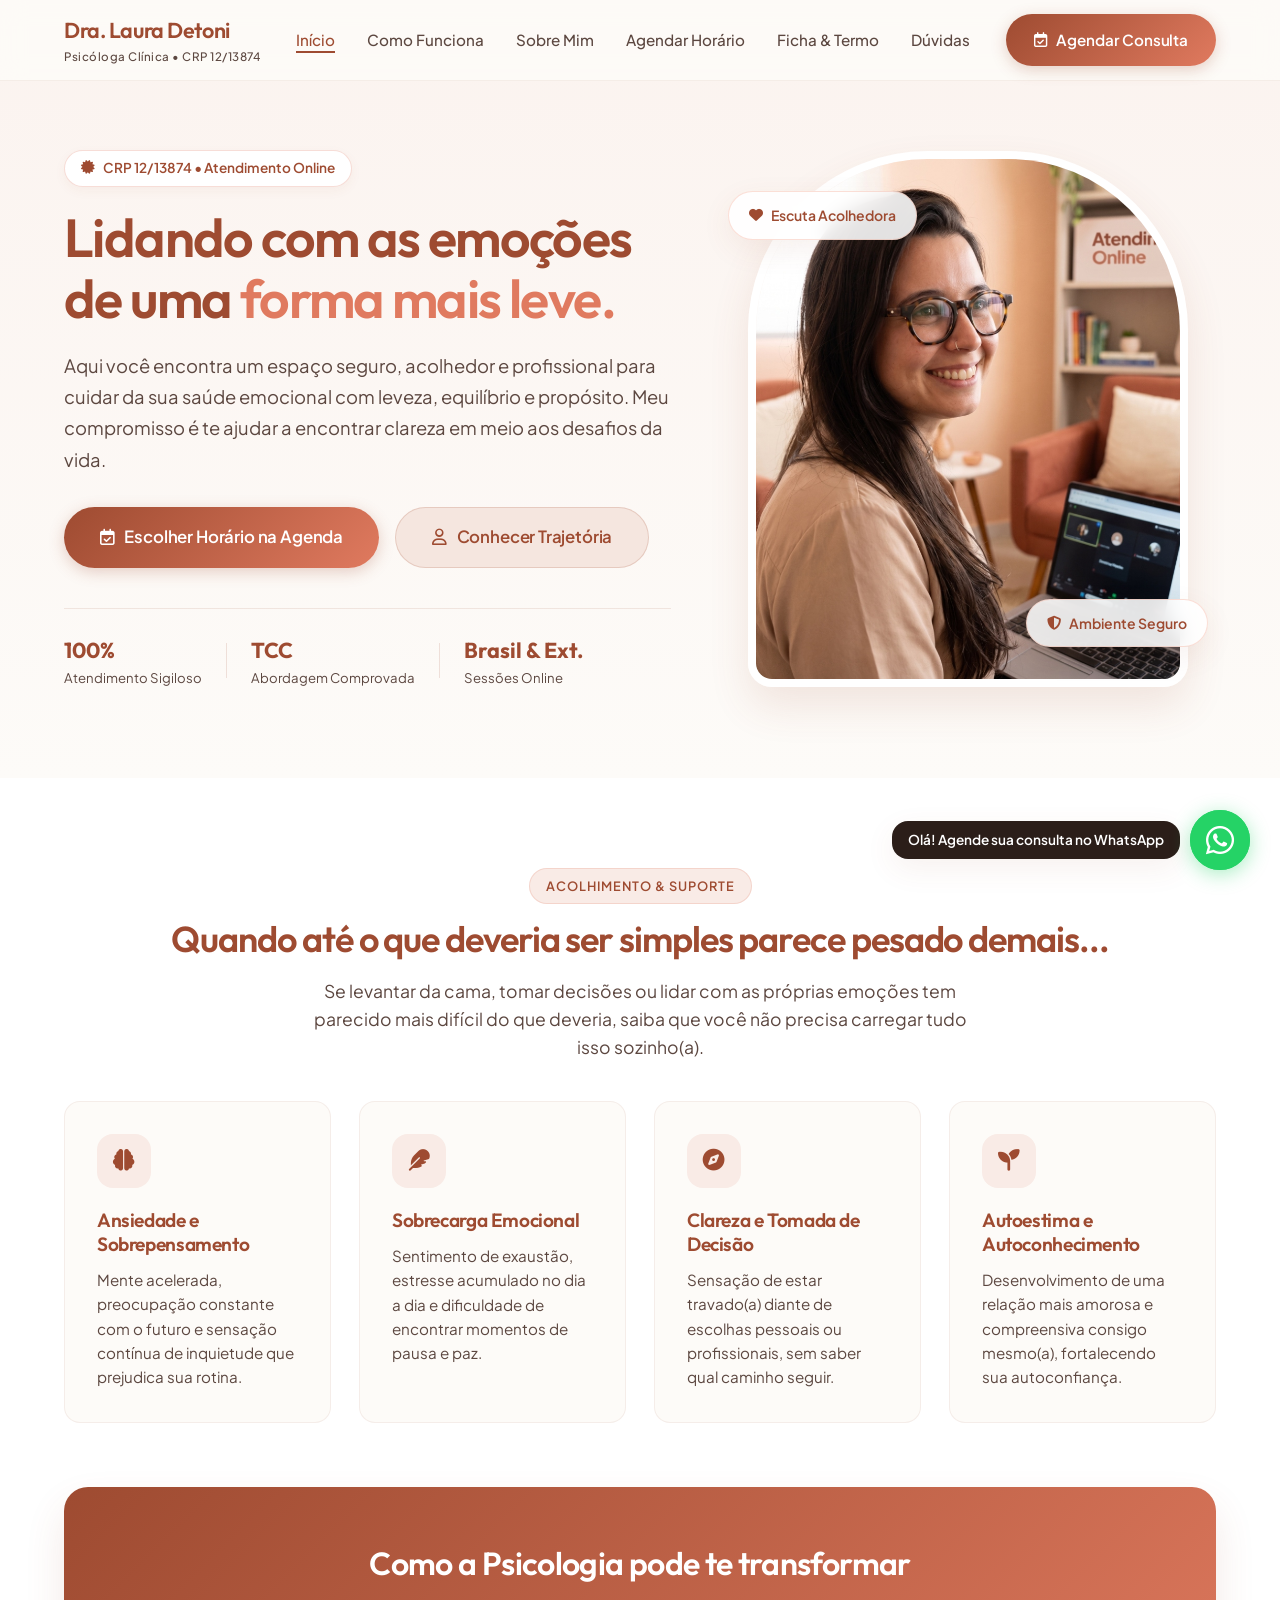
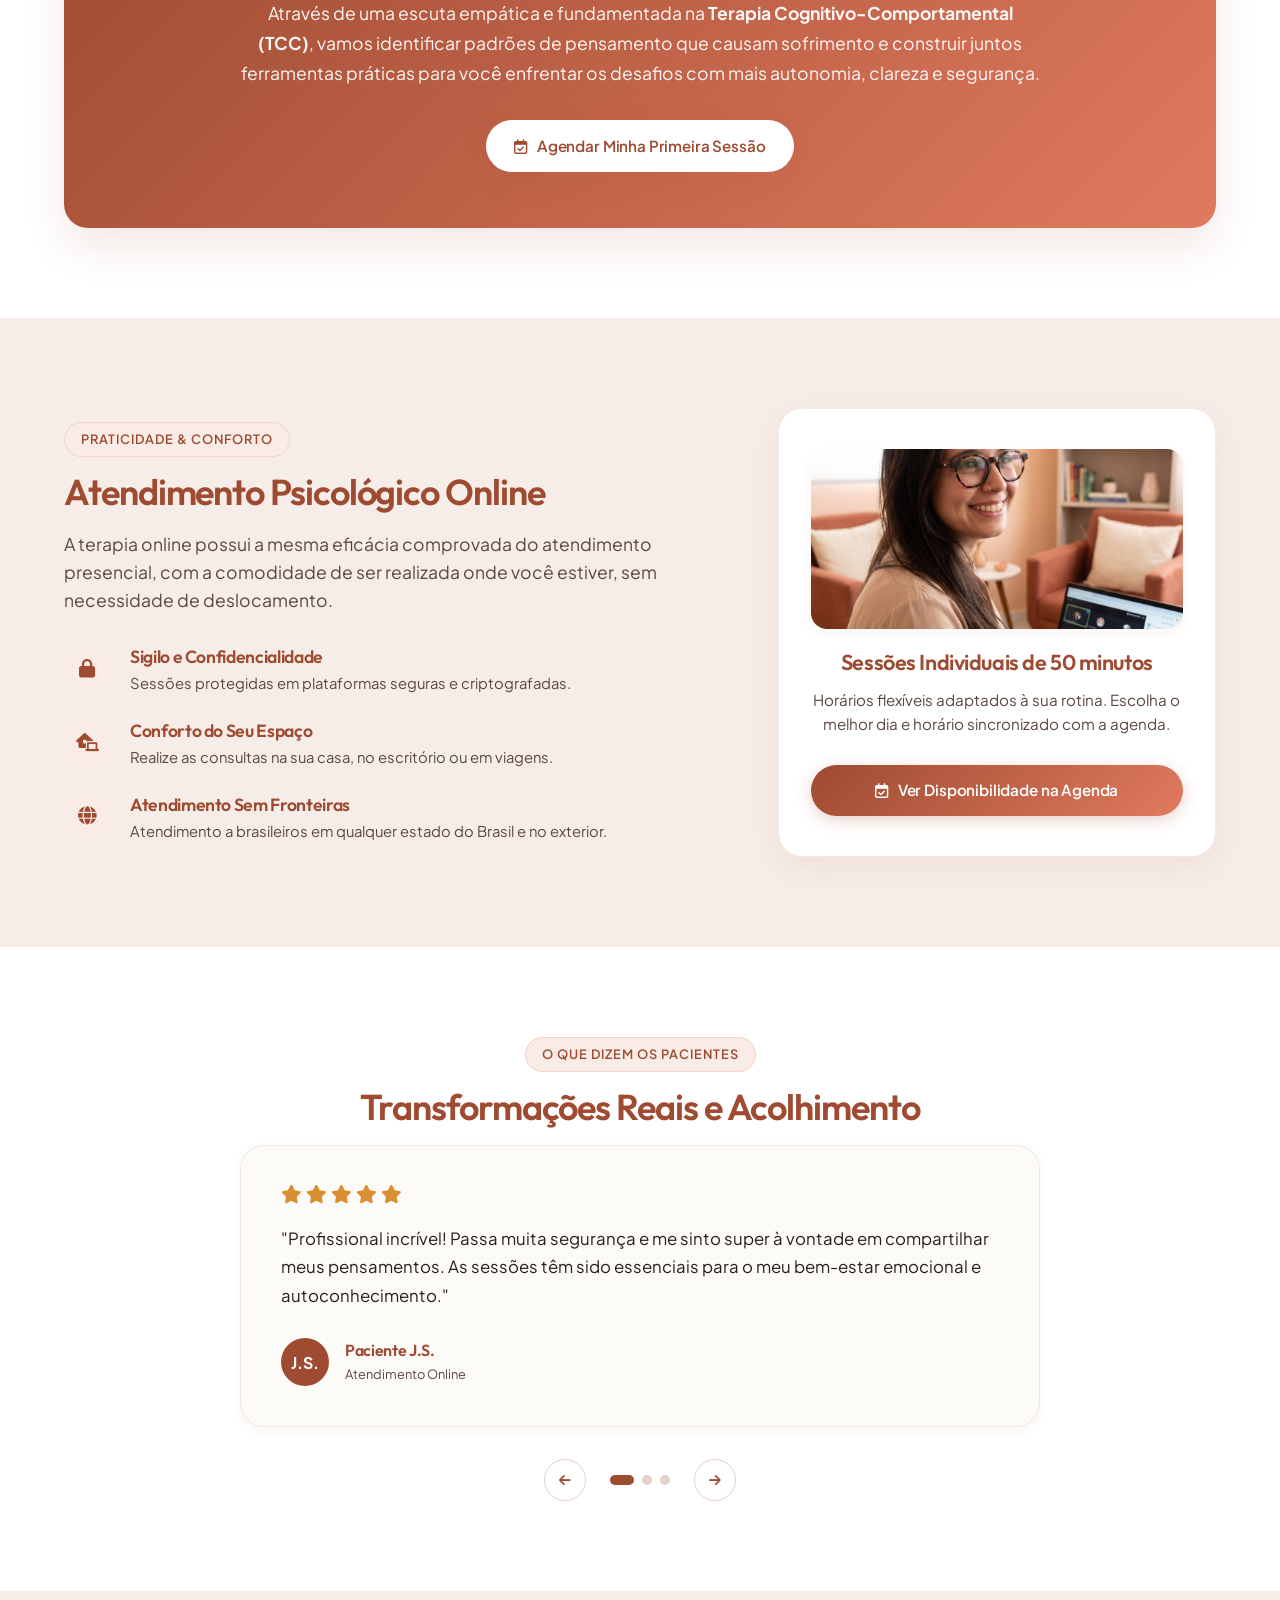
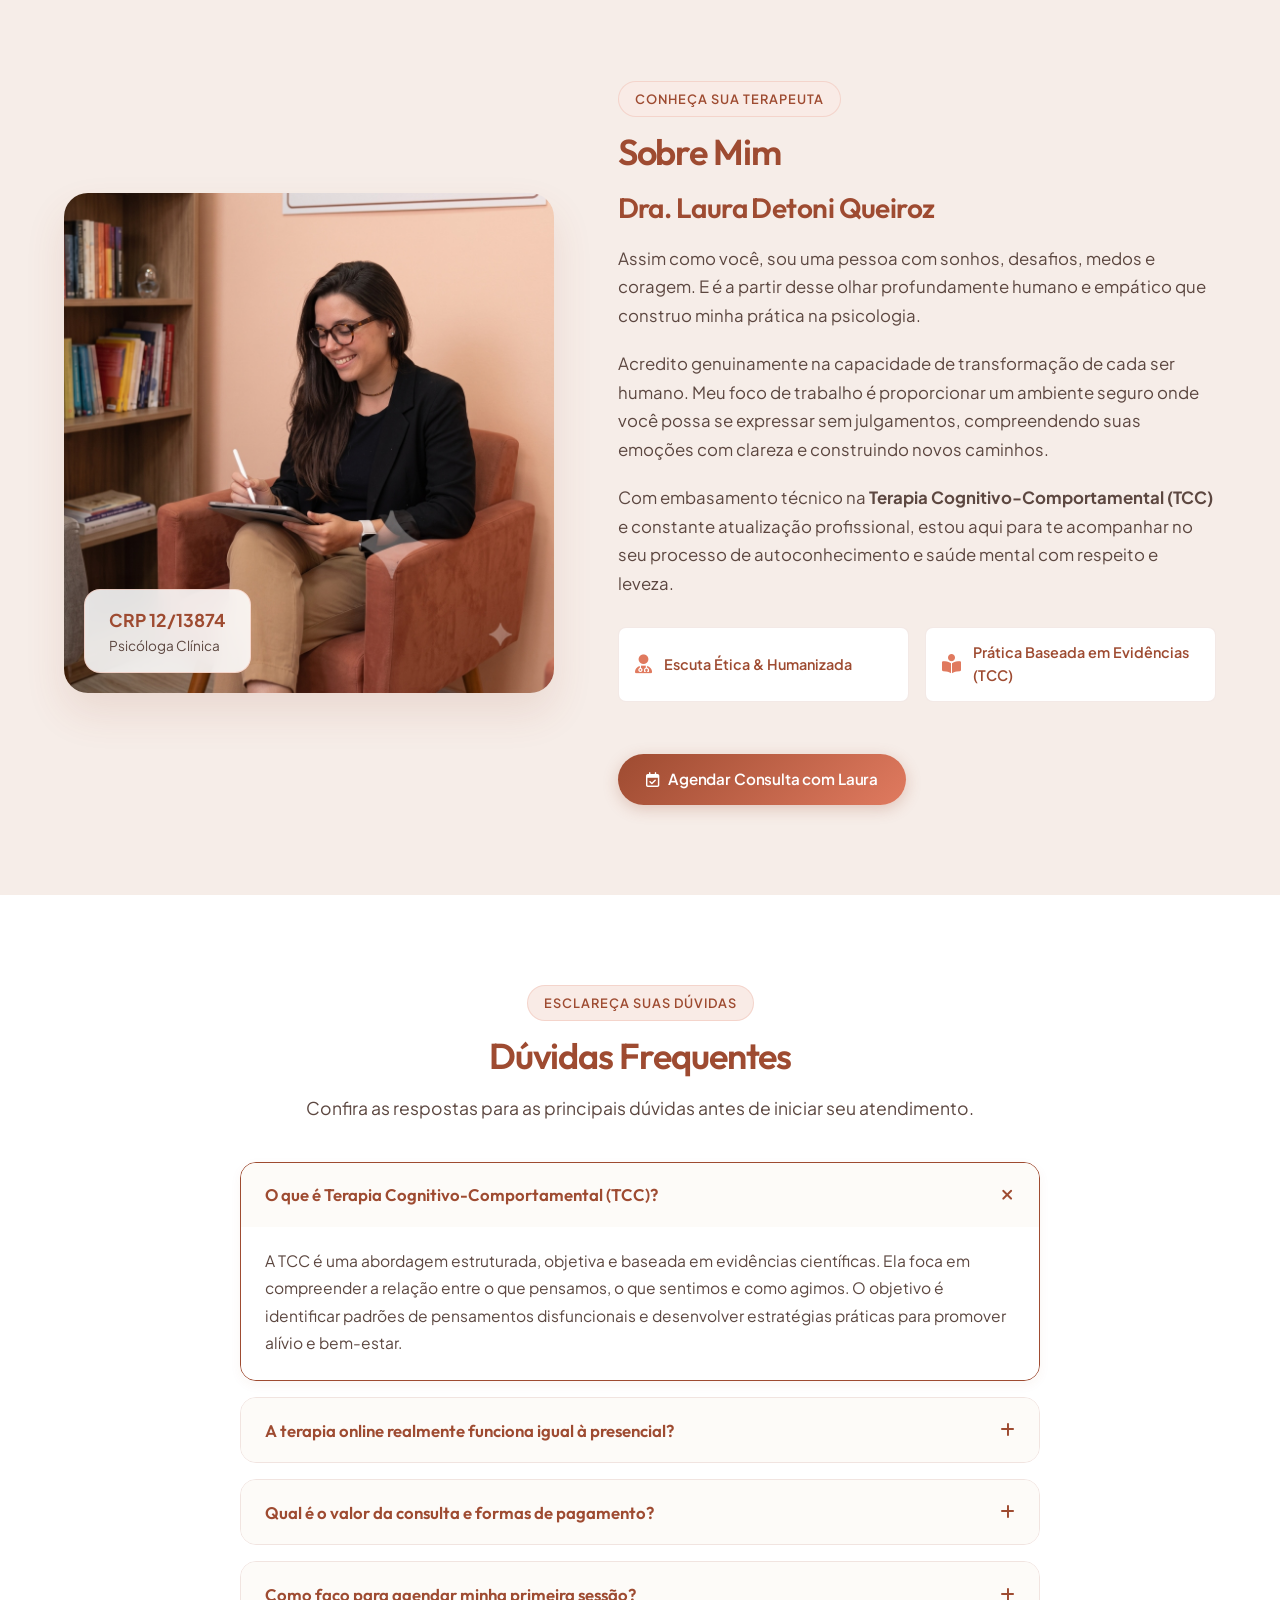
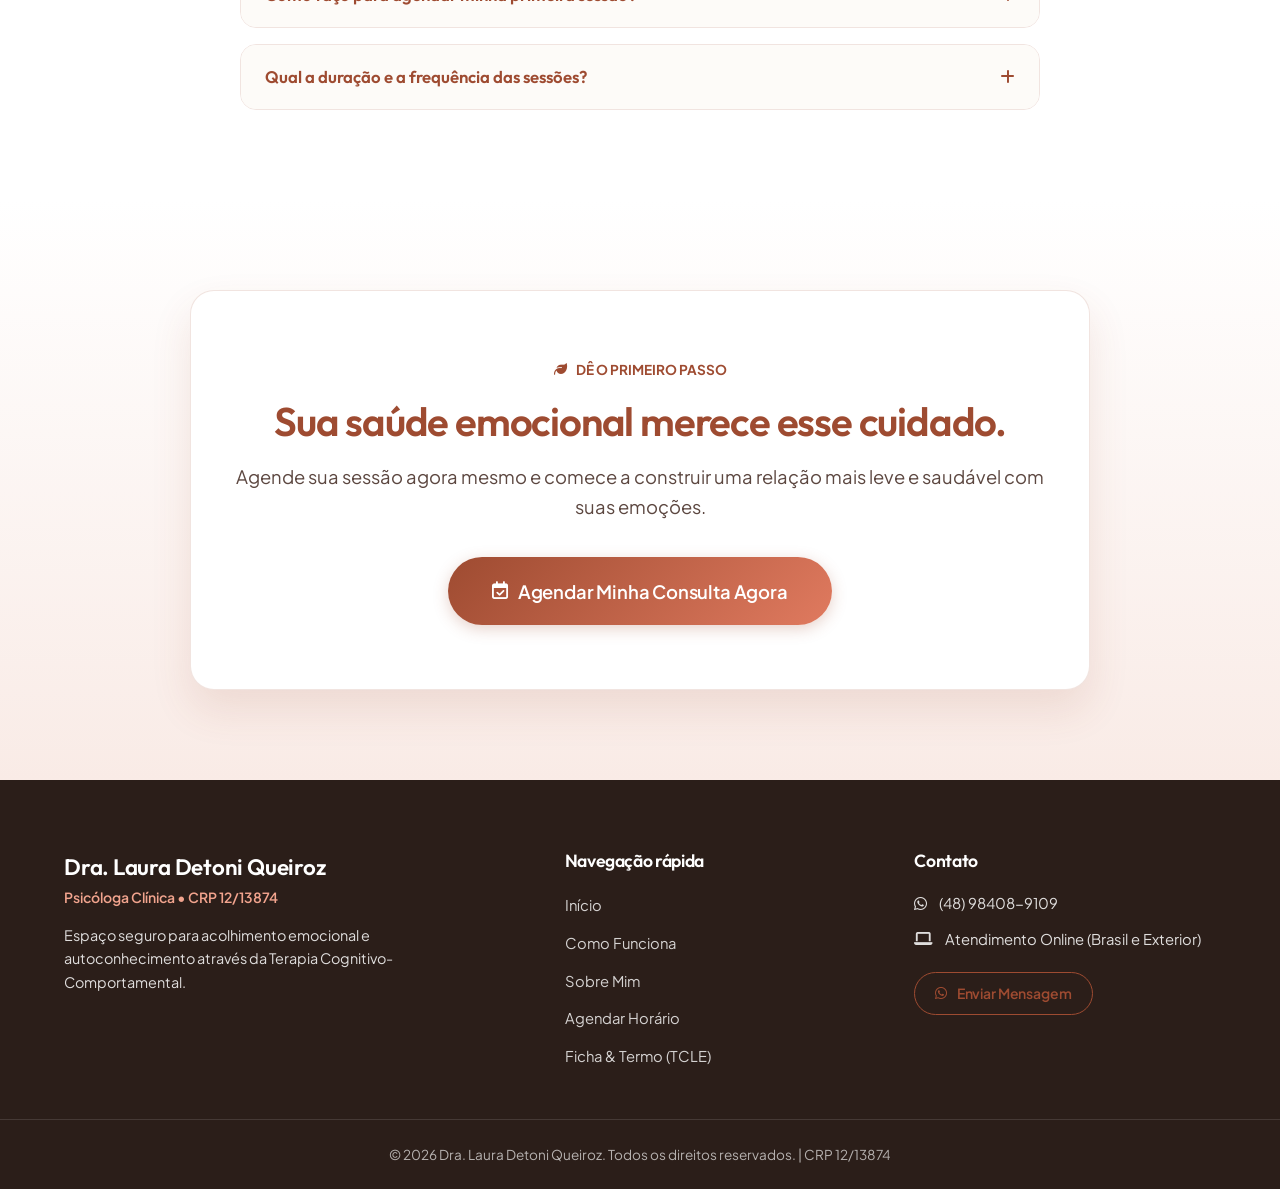
<file: index.html>
<!DOCTYPE html>
<html lang="pt-BR">
<head>
    <meta charset="UTF-8">
    <meta name="viewport" content="width=device-width, initial-scale=1.0">
    <title>Dra. Laura Detoni Queiroz | Psicóloga Clínica - CRP 12/13874</title>
    <meta name="description" content="Espaço acolhedor e seguro para cuidar da sua saúde emocional. Atendimento psicológico online para todo o Brasil e exterior. Especialista em Terapia Cognitivo-Comportamental.">
    <meta name="keywords" content="Psicóloga, Terapia Online, Laura Detoni Queiroz, CRP 12/13874, TCC, Psicologia Clínica, Ansiedade, Autoestima">
    
    <!-- Open Graph / Social Media -->
    <meta property="og:title" content="Dra. Laura Detoni Queiroz | Psicóloga Clínica">
    <meta property="og:description" content="Lidando com as emoções de uma forma mais leve. Agende sua consulta de psicologia online.">
    <meta property="og:type" content="website">
    <meta property="og:image" content="assets/images/laura-hero.jpg">

    <!-- Google Fonts Minimalistas -->
    <link rel="preconnect" href="https://fonts.googleapis.com">
    <link rel="preconnect" href="https://fonts.gstatic.com" crossorigin>
    <link href="https://fonts.googleapis.com/css2?family=Outfit:wght@300;400;500;600;700&family=Plus+Jakarta+Sans:wght@300;400;500;600;700&display=swap" rel="stylesheet">
    
    <!-- FontAwesome Icons -->
    <link rel="stylesheet" href="https://cdnjs.cloudflare.com/ajax/libs/font-awesome/6.4.0/css/all.min.css">
    
    <!-- Custom CSS -->
    <link rel="stylesheet" href="style.css">
</head>
<body>

    <!-- Header / Navbar -->
    <header class="header" id="header">
        <div class="container header-container">
            <a href="index.html" class="logo">
                <span class="logo-title">Dra. Laura Detoni</span>
                <span class="logo-subtitle">Psicóloga Clínica • CRP 12/13874</span>
            </a>

            <nav class="nav-menu" id="nav-menu">
                <ul class="nav-list">
                    <li><a href="index.html" class="nav-link active">Início</a></li>
                    <li><a href="index.html#como-funciona" class="nav-link">Como Funciona</a></li>
                    <li><a href="index.html#sobre-mim" class="nav-link">Sobre Mim</a></li>
                    <li><a href="agendamento.html" class="nav-link">Agendar Horário</a></li>
                    <li><a href="anamnese.html" class="nav-link">Ficha & Termo</a></li>
                    <li><a href="index.html#faq" class="nav-link">Dúvidas</a></li>
                </ul>
            </nav>

            <div class="header-actions">
                <a href="agendamento.html" class="btn btn-primary btn-nav">
                    <i class="fa-regular fa-calendar-check"></i> Agendar Consulta
                </a>
                <button class="mobile-toggle" id="mobile-toggle" aria-label="Abrir Menu">
                    <i class="fa-solid fa-bars"></i>
                </button>
            </div>
        </div>
    </header>

    <!-- Hero Section -->
    <section class="hero" id="inicio">
        <div class="container hero-container">
            <div class="hero-content">
                <div class="badge-crp">
                    <i class="fa-solid fa-certificate"></i> CRP 12/13874 • Atendimento Online
                </div>
                <h1 class="hero-title">
                    Lidando com as emoções de uma <span class="highlight">forma mais leve.</span>
                </h1>
                <p class="hero-description">
                    Aqui você encontra um espaço seguro, acolhedor e profissional para cuidar da sua saúde emocional com leveza, equilíbrio e propósito. Meu compromisso é te ajudar a encontrar clareza em meio aos desafios da vida.
                </p>
                <div class="hero-buttons">
                    <a href="agendamento.html" class="btn btn-primary btn-lg">
                        <i class="fa-regular fa-calendar-check"></i> Escolher Horário na Agenda
                    </a>
                    <a href="#sobre-mim" class="btn btn-secondary btn-lg">
                        <i class="fa-regular fa-user"></i> Conhecer Trajetória
                    </a>
                </div>
                
                <div class="hero-stats">
                    <div class="stat-item">
                        <span class="stat-number">100%</span>
                        <span class="stat-label">Atendimento Sigiloso</span>
                    </div>
                    <div class="stat-divider"></div>
                    <div class="stat-item">
                        <span class="stat-number">TCC</span>
                        <span class="stat-label">Abordagem Comprovada</span>
                    </div>
                    <div class="stat-divider"></div>
                    <div class="stat-item">
                        <span class="stat-number">Brasil & Ext.</span>
                        <span class="stat-label">Sessões Online</span>
                    </div>
                </div>
            </div>

            <div class="hero-image-wrapper">
                <div class="hero-image-card">
                    <div class="image-frame">
                        <img src="assets/images/laura-hero.jpg" alt="Dra. Laura Detoni Queiroz - Psicóloga Clínica" class="hero-img">
                    </div>
                    <div class="floating-badge badge-top">
                        <i class="fa-solid fa-heart"></i> Escuta Acolhedora
                    </div>
                    <div class="floating-badge badge-bottom">
                        <i class="fa-solid fa-shield-halved"></i> Ambiente Seguro
                    </div>
                </div>
            </div>
        </div>
    </section>

    <!-- Empathy & Connection Section -->
    <section class="empathy-section" id="como-funciona">
        <div class="container">
            <div class="section-header text-center">
                <span class="section-tag">Acolhimento & Suporte</span>
                <h2 class="section-title">Quando até o que deveria ser simples parece pesado demais...</h2>
                <p class="section-subtitle">
                    Se levantar da cama, tomar decisões ou lidar com as próprias emoções tem parecido mais difícil do que deveria, saiba que você não precisa carregar tudo isso sozinho(a).
                </p>
            </div>

            <div class="empathy-grid">
                <div class="empathy-card">
                    <div class="card-icon">
                        <i class="fa-solid fa-brain"></i>
                    </div>
                    <h3>Ansiedade e Sobrepensamento</h3>
                    <p>Mente acelerada, preocupação constante com o futuro e sensação contínua de inquietude que prejudica sua rotina.</p>
                </div>

                <div class="empathy-card">
                    <div class="card-icon">
                        <i class="fa-solid fa-feather"></i>
                    </div>
                    <h3>Sobrecarga Emocional</h3>
                    <p>Sentimento de exaustão, estresse acumulado no dia a dia e dificuldade de encontrar momentos de pausa e paz.</p>
                </div>

                <div class="empathy-card">
                    <div class="card-icon">
                        <i class="fa-solid fa-compass"></i>
                    </div>
                    <h3>Clareza e Tomada de Decisão</h3>
                    <p>Sensação de estar travado(a) diante de escolhas pessoais ou profissionais, sem saber qual caminho seguir.</p>
                </div>

                <div class="empathy-card">
                    <div class="card-icon">
                        <i class="fa-solid fa-seedling"></i>
                    </div>
                    <h3>Autoestima e Autoconhecimento</h3>
                    <p>Desenvolvimento de uma relação mais amorosa e compreensiva consigo mesmo(a), fortalecendo sua autoconfiança.</p>
                </div>
            </div>

            <div class="approach-banner">
                <div class="approach-content">
                    <h3>Como a Psicologia pode te transformar</h3>
                    <p>
                        Através de uma escuta empática e fundamentada na <strong>Terapia Cognitivo-Comportamental (TCC)</strong>, vamos identificar padrões de pensamento que causam sofrimento e construir juntos ferramentas práticas para você enfrentar os desafios com mais autonomia, clareza e segurança.
                    </p>
                    <a href="agendamento.html" class="btn btn-light">
                        <i class="fa-regular fa-calendar-check"></i> Agendar Minha Primeira Sessão
                    </a>
                </div>
            </div>
        </div>
    </section>

    <!-- Atendimento Online Section -->
    <section class="online-section">
        <div class="container">
            <div class="online-wrapper">
                <div class="online-info">
                    <span class="section-tag">Praticidade & Conforto</span>
                    <h2 class="section-title">Atendimento Psicológico Online</h2>
                    <p class="online-desc">
                        A terapia online possui a mesma eficácia comprovada do atendimento presencial, com a comodidade de ser realizada onde você estiver, sem necessidade de deslocamento.
                    </p>

                    <ul class="benefits-list">
                        <li>
                            <div class="benefit-icon"><i class="fa-solid fa-lock"></i></div>
                            <div>
                                <h4>Sigilo e Confidencialidade</h4>
                                <p>Sessões protegidas em plataformas seguras e criptografadas.</p>
                            </div>
                        </li>
                        <li>
                            <div class="benefit-icon"><i class="fa-solid fa-house-laptop"></i></div>
                            <div>
                                <h4>Conforto do Seu Espaço</h4>
                                <p>Realize as consultas na sua casa, no escritório ou em viagens.</p>
                            </div>
                        </li>
                        <li>
                            <div class="benefit-icon"><i class="fa-solid fa-globe"></i></div>
                            <div>
                                <h4>Atendimento Sem Fronteiras</h4>
                                <p>Atendimento a brasileiros em qualquer estado do Brasil e no exterior.</p>
                            </div>
                        </li>
                    </ul>
                </div>

                <div class="online-card">
                    <div class="card-inner text-center">
                        <div class="online-card-img-wrapper" style="margin-bottom: 1.25rem; border-radius: var(--radius-md); overflow: hidden; height: 180px; box-shadow: var(--shadow-sm);">
                            <img src="assets/images/laura-online.jpg" alt="Dra. Laura Detoni Queiroz em atendimento online" style="width: 100%; height: 100%; object-fit: cover; object-position: center center;">
                        </div>
                        <h3>Sessões Individuais de 50 minutos</h3>
                        <p>Horários flexíveis adaptados à sua rotina. Escolha o melhor dia e horário sincronizado com a agenda.</p>
                        <a href="agendamento.html" class="btn btn-primary w-100">
                            <i class="fa-regular fa-calendar-check"></i> Ver Disponibilidade na Agenda
                        </a>
                    </div>
                </div>
            </div>
        </div>
    </section>

    <!-- Depoimentos Section -->
    <section class="testimonials-section" id="depoimentos">
        <div class="container">
            <div class="section-header text-center">
                <span class="section-tag">O que dizem os pacientes</span>
                <h2 class="section-title">Transformações Reais e Acolhimento</h2>
            </div>

            <div class="testimonial-slider-container">
                <div class="testimonial-cards" id="testimonial-cards">
                    <div class="testimonial-card active">
                        <div class="stars">
                            <i class="fa-solid fa-star"></i><i class="fa-solid fa-star"></i><i class="fa-solid fa-star"></i><i class="fa-solid fa-star"></i><i class="fa-solid fa-star"></i>
                        </div>
                        <p class="testimonial-quote">
                            "Profissional incrível! Passa muita segurança e me sinto super à vontade em compartilhar meus pensamentos. As sessões têm sido essenciais para o meu bem-estar emocional e autoconhecimento."
                        </p>
                        <div class="patient-info">
                            <div class="patient-avatar">J.S.</div>
                            <div>
                                <h4 class="patient-name">Paciente J.S.</h4>
                                <span class="patient-tag">Atendimento Online</span>
                            </div>
                        </div>
                    </div>

                    <div class="testimonial-card">
                        <div class="stars">
                            <i class="fa-solid fa-star"></i><i class="fa-solid fa-star"></i><i class="fa-solid fa-star"></i><i class="fa-solid fa-star"></i><i class="fa-solid fa-star"></i>
                        </div>
                        <p class="testimonial-quote">
                            "Extremamente profissional, didática e acolhedora. Uma conversa tranquila que me fez sentir ouvido(a) e respeitado(a) desde a primeira sessão. Só tenho a agradecer pela evolução!"
                        </p>
                        <div class="patient-info">
                            <div class="patient-avatar">L.M.</div>
                            <div>
                                <h4 class="patient-name">Paciente L.M.R.</h4>
                                <span class="patient-tag">Atendimento Online</span>
                            </div>
                        </div>
                    </div>

                    <div class="testimonial-card">
                        <div class="stars">
                            <i class="fa-solid fa-star"></i><i class="fa-solid fa-star"></i><i class="fa-solid fa-star"></i><i class="fa-solid fa-star"></i><i class="fa-solid fa-star"></i>
                        </div>
                        <p class="testimonial-quote">
                            "Sou muito grata pelo acompanhamento com a Laura! Ela transmite leveza e empatia. Em cada sessão percebo mudanças reais nas minhas decisões diárias e no modo como lido com a ansiedade."
                        </p>
                        <div class="patient-info">
                            <div class="patient-avatar">T.L.</div>
                            <div>
                                <h4 class="patient-name">Paciente T.S.L.</h4>
                                <span class="patient-tag">Atendimento Online</span>
                            </div>
                        </div>
                    </div>
                </div>

                <div class="slider-controls">
                    <button class="slider-btn prev" id="slider-prev" aria-label="Depoimento Anterior"><i class="fa-solid fa-arrow-left"></i></button>
                    <div class="slider-dots" id="slider-dots">
                        <span class="dot active"></span>
                        <span class="dot"></span>
                        <span class="dot"></span>
                    </div>
                    <button class="slider-btn next" id="slider-next" aria-label="Próximo Depoimento"><i class="fa-solid fa-arrow-right"></i></button>
                </div>
            </div>
        </div>
    </section>

    <!-- Sobre Mim Section -->
    <section class="about-section" id="sobre-mim">
        <div class="container about-container">
            <div class="about-image-wrapper">
                <div class="about-img-card">
                    <img src="assets/images/laura-sobre.jpg" alt="Dra. Laura Detoni Queiroz no consultório" class="about-img">
                    <div class="about-experience-badge">
                        <span class="exp-crp">CRP 12/13874</span>
                        <span class="exp-text">Psicóloga Clínica</span>
                    </div>
                </div>
            </div>

            <div class="about-content">
                <span class="section-tag">Conheça Sua Terapeuta</span>
                <h2 class="section-title">Sobre Mim</h2>
                <h3 class="about-subtitle">Dra. Laura Detoni Queiroz</h3>

                <p class="about-text">
                    Assim como você, sou uma pessoa com sonhos, desafios, medos e coragem. E é a partir desse olhar profundamente humano e empático que construo minha prática na psicologia.
                </p>
                <p class="about-text">
                    Acredito genuinamente na capacidade de transformação de cada ser humano. Meu foco de trabalho é proporcionar um ambiente seguro onde você possa se expressar sem julgamentos, compreendendo suas emoções com clareza e construindo novos caminhos.
                </p>
                <p class="about-text">
                    Com embasamento técnico na <strong>Terapia Cognitivo-Comportamental (TCC)</strong> e constante atualização profissional, estou aqui para te acompanhar no seu processo de autoconhecimento e saúde mental com respeito e leveza.
                </p>

                <div class="about-highlights">
                    <div class="highlight-box">
                        <i class="fa-solid fa-user-doctor"></i>
                        <span>Escuta Ética & Humanizada</span>
                    </div>
                    <div class="highlight-box">
                        <i class="fa-solid fa-book-open-reader"></i>
                        <span>Prática Baseada em Evidências (TCC)</span>
                    </div>
                </div>

                <a href="agendamento.html" class="btn btn-primary mt-4">
                    <i class="fa-regular fa-calendar-check"></i> Agendar Consulta com Laura
                </a>
            </div>
        </div>
    </section>

    <!-- FAQ Section -->
    <section class="faq-section" id="faq">
        <div class="container">
            <div class="section-header text-center">
                <span class="section-tag">Esclareça suas dúvidas</span>
                <h2 class="section-title">Dúvidas Frequentes</h2>
                <p class="section-subtitle">Confira as respostas para as principais dúvidas antes de iniciar seu atendimento.</p>
            </div>

            <div class="faq-accordion">
                <div class="faq-item active">
                    <button class="faq-question">
                        <span>O que é Terapia Cognitivo-Comportamental (TCC)?</span>
                        <i class="fa-solid fa-plus faq-icon"></i>
                    </button>
                    <div class="faq-answer">
                        <p>A TCC é uma abordagem estruturada, objetiva e baseada em evidências científicas. Ela foca em compreender a relação entre o que pensamos, o que sentimos e como agimos. O objetivo é identificar padrões de pensamentos disfuncionais e desenvolver estratégias práticas para promover alívio e bem-estar.</p>
                    </div>
                </div>

                <div class="faq-item">
                    <button class="faq-question">
                        <span>A terapia online realmente funciona igual à presencial?</span>
                        <i class="fa-solid fa-plus faq-icon"></i>
                    </button>
                    <div class="faq-answer">
                        <p>Sim! Diversos estudos comprovam que a terapia online possui exatamente a mesma eficácia do atendimento presencial. Além disso, ela proporciona maior praticidade, economia de tempo com transporte e o conforto de realizar a sessão onde você se sentir mais acolhido(a).</p>
                    </div>
                </div>

                <div class="faq-item">
                    <button class="faq-question">
                        <span>Qual é o valor da consulta e formas de pagamento?</span>
                        <i class="fa-solid fa-plus faq-icon"></i>
                    </button>
                    <div class="faq-answer">
                        <p>Conforme o Código de Ética do Conselho Federal de Psicologia (CFP), não é permitida a divulgação pública de valores de honorários. Para receber todas as informações sobre valores, pacotes e formas de pagamento, acesse a página de agendamento ou entre em contato pelo WhatsApp.</p>
                        <a href="https://api.whatsapp.com/send/?phone=5548984089109&text=Ol%C3%A1%20Laura!%20Gostaria%20de%20saber%20os%20valores%20das%20consultas." target="_blank" class="btn btn-secondary btn-sm mt-3">
                            <i class="fa-brands fa-whatsapp"></i> Consultar Valores no WhatsApp
                        </a>
                    </div>
                </div>

                <div class="faq-item">
                    <button class="faq-question">
                        <span>Como faço para agendar minha primeira sessão?</span>
                        <i class="fa-solid fa-plus faq-icon"></i>
                    </button>
                    <div class="faq-answer">
                        <p>O agendamento é simples e rápido. Você pode consultar os horários na <a href="agendamento.html" style="color: var(--primary-color); font-weight: 600; text-decoration: underline;">página de agendamento online</a> ou preencher a <a href="anamnese.html" style="color: var(--primary-color); font-weight: 600; text-decoration: underline;">ficha de cadastro inicial (TCLE)</a>.</p>
                    </div>
                </div>

                <div class="faq-item">
                    <button class="faq-question">
                        <span>Qual a duração e a frequência das sessões?</span>
                        <i class="fa-solid fa-plus faq-icon"></i>
                    </button>
                    <div class="faq-answer">
                        <p>Cada sessão de terapia tem duração de aproximadamente 50 minutos. Recomenda-se a frequência semanal no início do processo, podendo ser espaçada conforme sua evolução e necessidade acordada em conjunto.</p>
                    </div>
                </div>
            </div>
        </div>
    </section>

    <!-- Call to Action Banner -->
    <section class="cta-banner">
        <div class="container text-center">
            <div class="cta-card">
                <span class="cta-tag"><i class="fa-solid fa-leaf"></i> Dê o primeiro passo</span>
                <h2>Sua saúde emocional merece esse cuidado.</h2>
                <p>Agende sua sessão agora mesmo e comece a construir uma relação mais leve e saudável com suas emoções.</p>
                <a href="agendamento.html" class="btn btn-primary btn-xl">
                    <i class="fa-regular fa-calendar-check"></i> Agendar Minha Consulta Agora
                </a>
            </div>
        </div>
    </section>

    <!-- Footer -->
    <footer class="footer">
        <div class="container footer-container">
            <div class="footer-brand">
                <a href="index.html" class="footer-logo">Dra. Laura Detoni Queiroz</a>
                <p class="footer-crp">Psicóloga Clínica • CRP 12/13874</p>
                <p class="footer-desc">Espaço seguro para acolhimento emocional e autoconhecimento através da Terapia Cognitivo-Comportamental.</p>
            </div>

            <div class="footer-links">
                <h4>Navegação rápida</h4>
                <ul>
                    <li><a href="index.html">Início</a></li>
                    <li><a href="index.html#como-funciona">Como Funciona</a></li>
                    <li><a href="index.html#sobre-mim">Sobre Mim</a></li>
                    <li><a href="agendamento.html">Agendar Horário</a></li>
                    <li><a href="anamnese.html">Ficha & Termo (TCLE)</a></li>
                </ul>
            </div>

            <div class="footer-contact">
                <h4>Contato</h4>
                <p><i class="fa-brands fa-whatsapp"></i> (48) 98408-9109</p>
                <p><i class="fa-solid fa-laptop"></i> Atendimento Online (Brasil e Exterior)</p>
                <a href="https://api.whatsapp.com/send/?phone=5548984089109&text=Ol%C3%A1%20Laura!%20Vim%20pelo%20site." target="_blank" class="btn btn-outline btn-sm mt-2">
                    <i class="fa-brands fa-whatsapp"></i> Enviar Mensagem
                </a>
            </div>
        </div>

        <div class="footer-bottom text-center">
            <div class="container">
                <p>© 2026 Dra. Laura Detoni Queiroz. Todos os direitos reservados. | CRP 12/13874</p>
            </div>
        </div>
    </footer>

    <!-- Floating WhatsApp Widget -->
    <div class="whatsapp-float">
        <div class="whatsapp-tooltip">
            <span>Olá! Agende sua consulta no WhatsApp</span>
        </div>
        <a href="https://api.whatsapp.com/send/?phone=5548984089109&text=Ol%C3%A1%20Laura!%20Vim%20pelo%20seu%20site%20e%20gostaria%20de%20agendar%20uma%20sess%C3%A3o." target="_blank" class="whatsapp-btn" aria-label="Conversar no WhatsApp">
            <i class="fa-brands fa-whatsapp"></i>
            <span class="pulse-ring"></span>
        </a>
    </div>

    <!-- Custom JS -->
    <script src="script.js"></script>
</body>
</html>
</file>
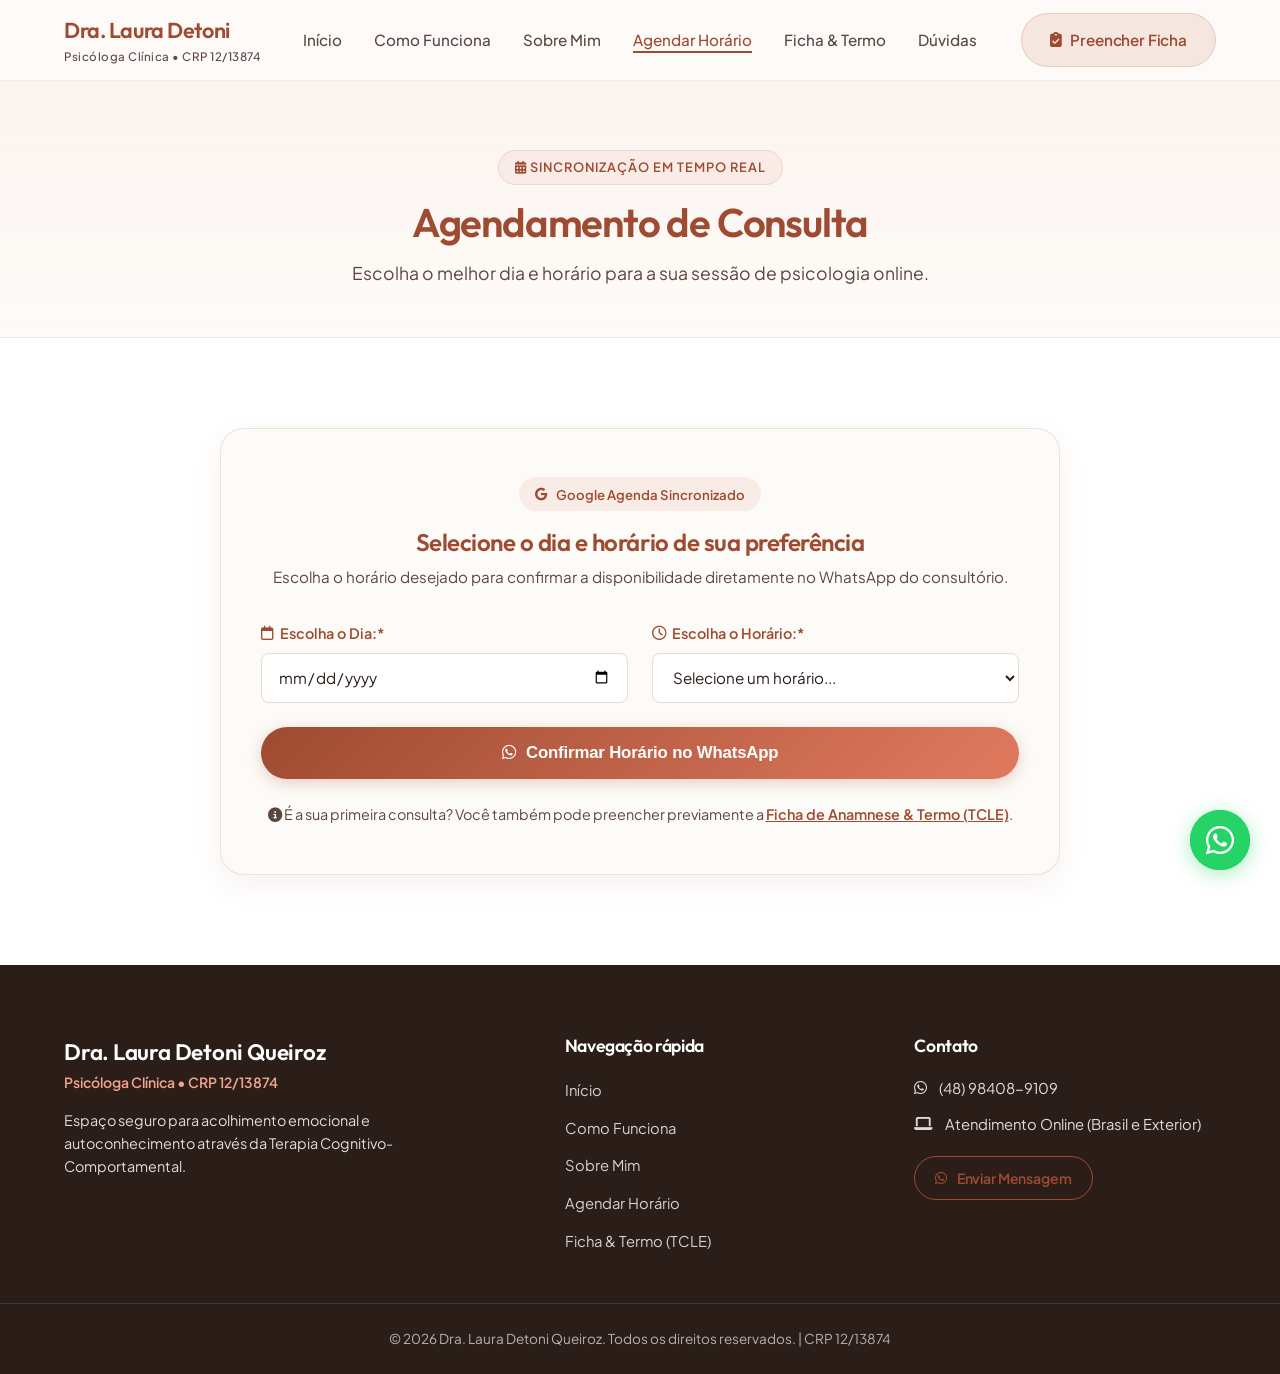
<file: agendamento.html>
<!DOCTYPE html>
<html lang="pt-BR">
<head>
    <meta charset="UTF-8">
    <meta name="viewport" content="width=device-width, initial-scale=1.0">
    <title>Agendar Horário | Dra. Laura Detoni Queiroz - CRP 12/13874</title>
    <meta name="description" content="Consulte a disponibilidade em tempo real e agende sua sessão de psicologia online com a Dra. Laura Detoni Queiroz.">
    
    <!-- Google Fonts Minimalistas -->
    <link rel="preconnect" href="https://fonts.googleapis.com">
    <link rel="preconnect" href="https://fonts.gstatic.com" crossorigin>
    <link href="https://fonts.googleapis.com/css2?family=Outfit:wght@300;400;500;600;700&family=Plus+Jakarta+Sans:wght@300;400;500;600;700&display=swap" rel="stylesheet">
    
    <!-- FontAwesome Icons -->
    <link rel="stylesheet" href="https://cdnjs.cloudflare.com/ajax/libs/font-awesome/6.4.0/css/all.min.css">
    
    <!-- Custom CSS -->
    <link rel="stylesheet" href="style.css">
</head>
<body>

    <!-- Header / Navbar -->
    <header class="header" id="header">
        <div class="container header-container">
            <a href="index.html" class="logo">
                <span class="logo-title">Dra. Laura Detoni</span>
                <span class="logo-subtitle">Psicóloga Clínica • CRP 12/13874</span>
            </a>

            <nav class="nav-menu" id="nav-menu">
                <ul class="nav-list">
                    <li><a href="index.html" class="nav-link">Início</a></li>
                    <li><a href="index.html#como-funciona" class="nav-link">Como Funciona</a></li>
                    <li><a href="index.html#sobre-mim" class="nav-link">Sobre Mim</a></li>
                    <li><a href="agendamento.html" class="nav-link active">Agendar Horário</a></li>
                    <li><a href="anamnese.html" class="nav-link">Ficha & Termo</a></li>
                    <li><a href="index.html#faq" class="nav-link">Dúvidas</a></li>
                </ul>
            </nav>

            <div class="header-actions">
                <a href="anamnese.html" class="btn btn-secondary btn-nav">
                    <i class="fa-solid fa-clipboard-check"></i> Preencher Ficha
                </a>
                <button class="mobile-toggle" id="mobile-toggle" aria-label="Abrir Menu">
                    <i class="fa-solid fa-bars"></i>
                </button>
            </div>
        </div>
    </header>

    <!-- Header Banner da Página -->
    <section class="page-banner">
        <div class="container text-center">
            <span class="section-tag"><i class="fa-solid fa-calendar-days"></i> Sincronização em Tempo Real</span>
            <h1 class="section-title">Agendamento de Consulta</h1>
            <p class="section-subtitle">Escolha o melhor dia e horário para a sua sessão de psicologia online.</p>
        </div>
    </section>

    <!-- Seção de Agendamento Integrado (Google Agenda) -->
    <section class="booking-section">
        <div class="container">
            <div class="booking-wrapper">
                <div class="booking-card">
                    <div class="booking-header">
                        <div class="booking-badge"><i class="fa-brands fa-google"></i> Google Agenda Sincronizado</div>
                        <h3>Selecione o dia e horário de sua preferência</h3>
                        <p>Escolha o horário desejado para confirmar a disponibilidade diretamente no WhatsApp do consultório.</p>
                    </div>

                    <!-- Widget de Agendamento Interativo -->
                    <div class="booking-widget-container">
                        <div class="quick-schedule-box">
                            <form id="quick-booking-form" onsubmit="handleQuickBooking(event)">
                                <div class="form-grid">
                                    <div class="form-group">
                                        <label for="booking-date"><i class="fa-regular fa-calendar"></i> Escolha o Dia:*</label>
                                        <input type="date" id="booking-date" class="form-control" required min="2026-07-28">
                                    </div>

                                    <div class="form-group">
                                        <label for="booking-time"><i class="fa-regular fa-clock"></i> Escolha o Horário:*</label>
                                        <select id="booking-time" class="form-control" required>
                                            <option value="">Selecione um horário...</option>
                                            <option value="08:00">08:00</option>
                                            <option value="09:00">09:00</option>
                                            <option value="10:00">10:00</option>
                                            <option value="11:00">11:00</option>
                                            <option value="14:00">14:00</option>
                                            <option value="15:00">15:00</option>
                                            <option value="16:00">16:00</option>
                                            <option value="17:00">17:00</option>
                                            <option value="18:00">18:00</option>
                                            <option value="19:00">19:00</option>
                                        </select>
                                    </div>
                                </div>

                                <button type="submit" class="btn btn-primary btn-lg w-100 mt-4">
                                    <i class="fa-brands fa-whatsapp"></i> Confirmar Horário no WhatsApp
                                </button>
                            </form>
                        </div>

                        <!-- Iframe Embed Placeholder para o Google Agenda / Calendly / Cal.com -->
                        <div class="google-calendar-embed-container" id="calendar-embed-container" style="display: none; margin-top: 2rem;">
                            <iframe id="google-calendar-iframe" src="" style="border: 0; width: 100%; height: 600px; border-radius: var(--radius-md);" frameborder="0" scrolling="no"></iframe>
                        </div>
                    </div>

                    <div class="booking-footer-info mt-4 text-center">
                        <p style="font-size: 0.9rem; color: var(--text-secondary);">
                            <i class="fa-solid fa-circle-info"></i> É a sua primeira consulta? Você também pode preencher previamente a <a href="anamnese.html" style="color: var(--primary-color); font-weight: 600; text-decoration: underline;">Ficha de Anamnese & Termo (TCLE)</a>.
                        </p>
                    </div>
                </div>
            </div>
        </div>
    </section>

    <!-- Footer -->
    <footer class="footer">
        <div class="container footer-container">
            <div class="footer-brand">
                <a href="index.html" class="footer-logo">Dra. Laura Detoni Queiroz</a>
                <p class="footer-crp">Psicóloga Clínica • CRP 12/13874</p>
                <p class="footer-desc">Espaço seguro para acolhimento emocional e autoconhecimento através da Terapia Cognitivo-Comportamental.</p>
            </div>

            <div class="footer-links">
                <h4>Navegação rápida</h4>
                <ul>
                    <li><a href="index.html">Início</a></li>
                    <li><a href="index.html#como-funciona">Como Funciona</a></li>
                    <li><a href="index.html#sobre-mim">Sobre Mim</a></li>
                    <li><a href="agendamento.html">Agendar Horário</a></li>
                    <li><a href="anamnese.html">Ficha & Termo (TCLE)</a></li>
                </ul>
            </div>

            <div class="footer-contact">
                <h4>Contato</h4>
                <p><i class="fa-brands fa-whatsapp"></i> (48) 98408-9109</p>
                <p><i class="fa-solid fa-laptop"></i> Atendimento Online (Brasil e Exterior)</p>
                <a href="https://api.whatsapp.com/send/?phone=5548984089109&text=Ol%C3%A1%20Laura!%20Vim%20pelo%20site." target="_blank" class="btn btn-outline btn-sm mt-2">
                    <i class="fa-brands fa-whatsapp"></i> Enviar Mensagem
                </a>
            </div>
        </div>

        <div class="footer-bottom text-center">
            <div class="container">
                <p>© 2026 Dra. Laura Detoni Queiroz. Todos os direitos reservados. | CRP 12/13874</p>
            </div>
        </div>
    </footer>

    <!-- Floating WhatsApp Widget -->
    <div class="whatsapp-float">
        <a href="https://api.whatsapp.com/send/?phone=5548984089109&text=Ol%C3%A1%20Laura!%20Vim%20pelo%20seu%20site." target="_blank" class="whatsapp-btn" aria-label="Conversar no WhatsApp">
            <i class="fa-brands fa-whatsapp"></i>
            <span class="pulse-ring"></span>
        </a>
    </div>

    <!-- Custom JS -->
    <script src="script.js"></script>
</body>
</html>
</file>
<file: style.css>
/* ==========================================================================
   CSS Design System - Dra. Laura Detoni Queiroz | Psicologia Clínica
   Palette: Earthy Tones & Soft Salmon (Tons Terrosos & Salmão)
   Typography: Minimalist & Modern Sans-Serif (Outfit & Plus Jakarta Sans)
   ========================================================================== */

/* Root Variables & Color Tokens */
:root {
    /* Earthy Tones & Salmon Palette */
    --primary-color: #9E4B31;          /* Warm Terracotta / Clay */
    --primary-hover: #823B24;          /* Deep Earthy Rust */
    --primary-light: #F9EBE6;          /* Soft Salmon Cream Tint */
    --secondary-color: #E07A5F;        /* Vibrant Warm Salmon */
    --accent-salmon: #F2A48E;          /* Soft Gentle Salmon */
    --accent-gold: #D98E32;            /* Warm Amber Accent */
    --accent-soft: #F5E6DF;            /* Warm Terracotta Blush */
    
    --bg-body: #FDFBF8;                /* Warm Linen Off-White */
    --bg-card: #FFFFFF;
    --bg-alt: #F6EDE8;                 /* Soft Terracotta Tinted Section BG */
    
    --text-primary: #2B1E19;           /* Deep Charcoal Earth Brown */
    --text-secondary: #5C4740;         /* Warm Muted Brown */
    --text-light: #8C726A;
    --text-white: #FFFFFF;

    /* Minimalist Fonts */
    --font-heading: 'Outfit', 'Plus Jakarta Sans', sans-serif;
    --font-sans: 'Plus Jakarta Sans', sans-serif;

    /* Shadows & Glassmorphism */
    --shadow-sm: 0 4px 12px rgba(158, 75, 49, 0.05);
    --shadow-md: 0 10px 30px rgba(158, 75, 49, 0.08);
    --shadow-lg: 0 20px 40px rgba(158, 75, 49, 0.12);
    --glass-bg: rgba(255, 255, 255, 0.88);
    --glass-border: 1px solid rgba(242, 164, 142, 0.35);
    
    /* Layout & Radius */
    --radius-sm: 8px;
    --radius-md: 16px;
    --radius-lg: 24px;
    --radius-full: 999px;
    --transition: all 0.3s cubic-bezier(0.4, 0, 0.2, 1);
}

/* Reset & Global */
*, *::before, *::after {
    box-sizing: border-box;
    margin: 0;
    padding: 0;
}

html {
    scroll-behavior: smooth;
    font-size: 16px;
}

body {
    font-family: var(--font-sans);
    background-color: var(--bg-body);
    color: var(--text-primary);
    line-height: 1.6;
    overflow-x: hidden;
    -webkit-font-smoothing: antialiased;
    -moz-osx-font-smoothing: grayscale;
}

img {
    max-width: 100%;
    height: auto;
    display: block;
}

a {
    text-decoration: none;
    color: inherit;
    transition: var(--transition);
}

ul {
    list-style: none;
}

/* Container */
.container {
    width: 100%;
    max-width: 1200px;
    margin: 0 auto;
    padding: 0 1.5rem;
}

.text-center { text-align: center; }
.mt-2 { margin-top: 0.5rem; }
.mt-3 { margin-top: 1rem; }
.mt-4 { margin-top: 1.5rem; }
.w-100 { width: 100%; }

/* Minimalist Typography */
h1, h2, h3, h4 {
    font-family: var(--font-heading);
    color: var(--text-primary);
    font-weight: 600;
    line-height: 1.25;
    letter-spacing: -0.02em;
}

.section-tag {
    display: inline-block;
    padding: 0.4rem 1rem;
    background-color: var(--primary-light);
    color: var(--primary-color);
    border-radius: var(--radius-full);
    font-size: 0.8rem;
    font-weight: 600;
    letter-spacing: 1px;
    text-transform: uppercase;
    margin-bottom: 0.75rem;
    border: 1px solid rgba(224, 122, 95, 0.2);
}

.section-title {
    font-family: var(--font-heading);
    font-size: 2.25rem;
    font-weight: 600;
    color: var(--primary-color);
    margin-bottom: 1rem;
    letter-spacing: -0.03em;
}

.section-subtitle {
    font-size: 1.1rem;
    color: var(--text-secondary);
    max-width: 680px;
    margin: 0 auto 2.5rem;
    font-weight: 400;
}

/* Buttons */
.btn {
    display: inline-flex;
    align-items: center;
    justify-content: center;
    gap: 0.6rem;
    padding: 0.85rem 1.75rem;
    border-radius: var(--radius-full);
    font-weight: 600;
    font-size: 0.95rem;
    cursor: pointer;
    border: none;
    letter-spacing: -0.01em;
    transition: var(--transition);
}

.btn-primary {
    background: linear-gradient(135deg, var(--primary-color) 0%, var(--secondary-color) 100%);
    color: var(--text-white);
    box-shadow: 0 4px 15px rgba(158, 75, 49, 0.25);
}

.btn-primary:hover {
    background: linear-gradient(135deg, var(--primary-hover) 0%, var(--primary-color) 100%);
    transform: translateY(-2px);
    box-shadow: 0 8px 25px rgba(158, 75, 49, 0.35);
}

.btn-secondary {
    background-color: var(--accent-soft);
    color: var(--primary-color);
    border: 1px solid rgba(158, 75, 49, 0.18);
}

.btn-secondary:hover {
    background-color: var(--primary-light);
    transform: translateY(-2px);
}

.btn-light {
    background-color: var(--text-white);
    color: var(--primary-color);
    box-shadow: var(--shadow-md);
}

.btn-light:hover {
    background-color: var(--bg-body);
    transform: translateY(-2px);
}

.btn-outline {
    background: transparent;
    border: 1.5px solid var(--primary-color);
    color: var(--primary-color);
}

.btn-outline:hover {
    background-color: var(--primary-color);
    color: var(--text-white);
}

.btn-lg {
    padding: 1rem 2.25rem;
    font-size: 1.05rem;
}

.btn-xl {
    padding: 1.2rem 2.75rem;
    font-size: 1.15rem;
}

.btn-sm {
    padding: 0.6rem 1.25rem;
    font-size: 0.875rem;
}

/* ==========================================================================
   Header & Navigation
   ========================================================================== */
.header {
    position: fixed;
    top: 0;
    left: 0;
    width: 100%;
    z-index: 1000;
    background: rgba(253, 251, 248, 0.92);
    backdrop-filter: blur(12px);
    border-bottom: 1px solid rgba(158, 75, 49, 0.08);
    transition: var(--transition);
}

.header.scrolled {
    background: rgba(255, 255, 255, 0.96);
    box-shadow: var(--shadow-sm);
}

.header-container {
    display: flex;
    align-items: center;
    justify-content: space-between;
    height: 80px;
}

.logo {
    display: flex;
    flex-direction: column;
}

.logo-title {
    font-family: var(--font-heading);
    font-size: 1.35rem;
    font-weight: 600;
    color: var(--primary-color);
    letter-spacing: -0.02em;
}

.logo-subtitle {
    font-size: 0.725rem;
    color: var(--text-secondary);
    font-weight: 500;
    letter-spacing: 0.5px;
}

.nav-list {
    display: flex;
    align-items: center;
    gap: 2rem;
}

.nav-link {
    font-weight: 500;
    font-size: 0.95rem;
    color: var(--text-secondary);
    position: relative;
    padding: 0.25rem 0;
}

.nav-link:hover, .nav-link.active {
    color: var(--primary-color);
}

.nav-link::after {
    content: '';
    position: absolute;
    bottom: 0;
    left: 0;
    width: 0;
    height: 2px;
    background-color: var(--primary-color);
    transition: var(--transition);
}

.nav-link:hover::after, .nav-link.active::after {
    width: 100%;
}

.header-actions {
    display: flex;
    align-items: center;
    gap: 1rem;
}

.mobile-toggle {
    display: none;
    background: none;
    border: none;
    font-size: 1.5rem;
    color: var(--primary-color);
    cursor: pointer;
}

/* ==========================================================================
   Page Banners (Páginas Internas - Agendamento e Anamnese)
   ========================================================================== */
.page-banner {
    padding-top: 150px;
    padding-bottom: 50px;
    background: linear-gradient(180deg, rgba(249, 235, 230, 0.6) 0%, rgba(253, 251, 248, 1) 100%);
    border-bottom: 1px solid rgba(158, 75, 49, 0.08);
}

.page-banner .section-title {
    font-size: 2.5rem;
    margin-bottom: 0.75rem;
}

.page-banner .section-subtitle {
    margin-bottom: 0;
}

/* ==========================================================================
   Hero Section
   ========================================================================== */
.hero {
    padding-top: 150px;
    padding-bottom: 90px;
    position: relative;
    background: linear-gradient(180deg, rgba(249, 235, 230, 0.5) 0%, rgba(253, 251, 248, 1) 100%);
    overflow: hidden;
}

.hero-container {
    display: grid;
    grid-template-columns: 1.1fr 0.9fr;
    gap: 3rem;
    align-items: center;
}

.badge-crp {
    display: inline-flex;
    align-items: center;
    gap: 0.5rem;
    background: var(--bg-card);
    border: 1px solid rgba(224, 122, 95, 0.25);
    padding: 0.4rem 1rem;
    border-radius: var(--radius-full);
    font-size: 0.85rem;
    font-weight: 600;
    color: var(--primary-color);
    box-shadow: var(--shadow-sm);
    margin-bottom: 1.25rem;
}

.hero-title {
    font-family: var(--font-heading);
    font-size: 3.35rem;
    font-weight: 600;
    line-height: 1.15;
    margin-bottom: 1.25rem;
    color: var(--primary-color);
    letter-spacing: -0.03em;
}

.hero-title .highlight {
    font-weight: 600;
    color: var(--secondary-color);
}

.hero-description {
    font-size: 1.15rem;
    color: var(--text-secondary);
    margin-bottom: 2rem;
    line-height: 1.7;
    font-weight: 400;
}

.hero-buttons {
    display: flex;
    flex-wrap: wrap;
    gap: 1rem;
    margin-bottom: 2.5rem;
}

.hero-stats {
    display: flex;
    align-items: center;
    gap: 1.5rem;
    padding-top: 1.5rem;
    border-top: 1px solid rgba(158, 75, 49, 0.12);
}

.stat-item {
    display: flex;
    flex-direction: column;
}

.stat-number {
    font-family: var(--font-heading);
    font-size: 1.35rem;
    font-weight: 700;
    color: var(--primary-color);
}

.stat-label {
    font-size: 0.825rem;
    color: var(--text-secondary);
}

.stat-divider {
    width: 1px;
    height: 35px;
    background-color: rgba(158, 75, 49, 0.15);
}

/* Hero Image Card */
.hero-image-wrapper {
    position: relative;
    display: flex;
    justify-content: center;
}

.hero-image-card {
    position: relative;
    max-width: 440px;
    width: 100%;
}

.image-frame {
    border-radius: 180px 180px 24px 24px;
    overflow: hidden;
    box-shadow: var(--shadow-lg);
    border: 8px solid var(--bg-card);
}

.hero-img {
    width: 100%;
    height: 520px;
    object-fit: cover;
    object-position: center center;
    transition: var(--transition);
}

.hero-image-card:hover .hero-img {
    transform: scale(1.03);
}

.floating-badge {
    position: absolute;
    background: var(--glass-bg);
    backdrop-filter: blur(10px);
    border: var(--glass-border);
    padding: 0.75rem 1.25rem;
    border-radius: var(--radius-full);
    font-weight: 600;
    font-size: 0.875rem;
    color: var(--primary-color);
    box-shadow: var(--shadow-md);
    display: flex;
    align-items: center;
    gap: 0.5rem;
    animation: float 4s ease-in-out infinite;
}

.badge-top {
    top: 40px;
    left: -20px;
}

.badge-bottom {
    bottom: 40px;
    right: -20px;
    animation-delay: 2s;
}

@keyframes float {
    0%, 100% { transform: translateY(0); }
    50% { transform: translateY(-10px); }
}

/* ==========================================================================
   Empathy Section
   ========================================================================== */
.empathy-section {
    padding: 90px 0;
    background-color: var(--bg-card);
}

.empathy-grid {
    display: grid;
    grid-template-columns: repeat(auto-fit, minmax(260px, 1fr));
    gap: 1.75rem;
    margin-bottom: 4rem;
}

.empathy-card {
    background-color: var(--bg-body);
    padding: 2rem;
    border-radius: var(--radius-md);
    border: 1px solid rgba(158, 75, 49, 0.08);
    transition: var(--transition);
}

.empathy-card:hover {
    transform: translateY(-5px);
    box-shadow: var(--shadow-md);
    border-color: rgba(224, 122, 95, 0.3);
}

.card-icon {
    width: 54px;
    height: 54px;
    border-radius: 16px;
    background-color: var(--primary-light);
    color: var(--primary-color);
    display: flex;
    align-items: center;
    justify-content: center;
    font-size: 1.35rem;
    margin-bottom: 1.25rem;
}

.empathy-card h3 {
    font-size: 1.2rem;
    margin-bottom: 0.75rem;
    color: var(--primary-color);
    font-weight: 600;
}

.empathy-card p {
    font-size: 0.95rem;
    color: var(--text-secondary);
}

.approach-banner {
    background: linear-gradient(135deg, var(--primary-color) 0%, var(--secondary-color) 100%);
    color: var(--text-white);
    padding: 3.5rem 2.5rem;
    border-radius: var(--radius-lg);
    box-shadow: var(--shadow-lg);
    text-align: center;
}

.approach-content {
    max-width: 800px;
    margin: 0 auto;
}

.approach-content h3 {
    font-family: var(--font-heading);
    color: var(--text-white);
    font-size: 2rem;
    font-weight: 600;
    margin-bottom: 1rem;
    letter-spacing: -0.02em;
}

.approach-content p {
    font-size: 1.1rem;
    line-height: 1.7;
    margin-bottom: 2rem;
    opacity: 0.95;
}

/* ==========================================================================
   Typeform / Google Forms Style Wizard Section
   ========================================================================== */
.wizard-section {
    padding: 60px 0 90px;
    background-color: var(--bg-alt);
}

.wizard-wrapper {
    max-width: 800px;
    margin: 0 auto;
}

.wizard-progress-card {
    background-color: var(--bg-card);
    padding: 1.5rem 2rem;
    border-radius: var(--radius-md);
    box-shadow: var(--shadow-sm);
    border: 1px solid rgba(158, 75, 49, 0.1);
    margin-bottom: 2rem;
}

.progress-bar-container {
    width: 100%;
    height: 10px;
    background-color: var(--primary-light);
    border-radius: var(--radius-full);
    overflow: hidden;
    margin-bottom: 0.75rem;
}

.progress-bar-fill {
    height: 100%;
    background: linear-gradient(90deg, var(--primary-color) 0%, var(--secondary-color) 100%);
    transition: width 0.4s ease-in-out;
    border-radius: var(--radius-full);
}

.progress-info {
    display: flex;
    justify-content: space-between;
    font-size: 0.875rem;
    color: var(--text-secondary);
    font-weight: 600;
}

.wizard-card {
    background-color: var(--bg-card);
    padding: 3.5rem 3rem;
    border-radius: var(--radius-lg);
    box-shadow: var(--shadow-lg);
    border: 1px solid rgba(158, 75, 49, 0.12);
}

.wizard-step {
    display: none;
    opacity: 0;
    transition: opacity 0.4s ease-in-out;
}

.wizard-step.active {
    display: block;
    opacity: 1;
    animation: fadeInStep 0.4s ease-in-out forwards;
}

@keyframes fadeInStep {
    from { opacity: 0; transform: translateY(10px); }
    to { opacity: 1; transform: translateY(0); }
}

.wizard-question-header {
    margin-bottom: 2rem;
}

.q-badge {
    display: inline-flex;
    align-items: center;
    gap: 0.4rem;
    background-color: var(--primary-light);
    color: var(--primary-color);
    padding: 0.35rem 0.85rem;
    border-radius: var(--radius-full);
    font-size: 0.8rem;
    font-weight: 600;
    margin-bottom: 0.75rem;
}

.wizard-question-header h2 {
    font-size: 1.75rem;
    color: var(--primary-color);
    margin-bottom: 0.5rem;
}

.wizard-question-header p {
    font-size: 1rem;
    color: var(--text-secondary);
}

.wizard-actions {
    display: flex;
    justify-content: space-between;
    align-items: center;
    gap: 1rem;
    margin-top: 2.5rem;
    padding-top: 1.5rem;
    border-top: 1px solid rgba(158, 75, 49, 0.1);
}

.wizard-actions.flex-end {
    justify-content: flex-end;
}

.tcle-card-box {
    background-color: var(--bg-body);
    padding: 1.75rem;
    border-radius: var(--radius-md);
    border: 1px solid rgba(158, 75, 49, 0.15);
}

.tcle-badge {
    font-size: 0.875rem;
    font-weight: 700;
    color: var(--primary-color);
    margin-bottom: 1rem;
    display: flex;
    align-items: center;
    gap: 0.5rem;
}

.tcle-card-box ul {
    display: flex;
    flex-direction: column;
    gap: 0.75rem;
    font-size: 0.925rem;
    color: var(--text-secondary);
}

@media (max-width: 576px) {
    .wizard-card {
        padding: 2rem 1.5rem;
    }
    .wizard-actions {
        flex-direction: column-reverse;
    }
    .wizard-actions .btn {
        width: 100%;
    }
}

/* ==========================================================================
   Anamnese Section (Ficha & TCLE Digital)
   ========================================================================== */
.anamnese-section {
    padding: 90px 0;
    background-color: var(--bg-alt);
}

.anamnese-wrapper {
    max-width: 900px;
    margin: 0 auto;
}

.anamnese-card {
    background-color: var(--bg-card);
    padding: 3.5rem 3rem;
    border-radius: var(--radius-lg);
    box-shadow: var(--shadow-lg);
    border: 1px solid rgba(158, 75, 49, 0.12);
}

.form-step {
    border-bottom: 1px solid rgba(158, 75, 49, 0.1);
    padding-bottom: 2rem;
}

.form-step:last-child {
    border-bottom: none;
    padding-bottom: 0;
}

.step-title {
    display: flex;
    align-items: center;
    gap: 1rem;
    margin-bottom: 1.5rem;
}

.step-number {
    width: 36px;
    height: 36px;
    border-radius: 50%;
    background-color: var(--primary-color);
    color: var(--text-white);
    font-weight: 700;
    font-size: 1rem;
    display: flex;
    align-items: center;
    justify-content: center;
    flex-shrink: 0;
}

.step-title h3 {
    font-size: 1.25rem;
    color: var(--primary-color);
    margin: 0;
}

.form-grid-full {
    grid-column: 1 / -1;
}

.tcle-box {
    background-color: var(--bg-body);
    padding: 1.5rem;
    border-radius: var(--radius-md);
    border: 1px solid rgba(158, 75, 49, 0.15);
    font-size: 0.9rem;
    color: var(--text-secondary);
}

.tcle-box h4 {
    font-size: 1rem;
    color: var(--primary-color);
    margin-bottom: 0.75rem;
}

.tcle-box ul {
    display: flex;
    flex-direction: column;
    gap: 0.5rem;
}

.tcle-box li {
    line-height: 1.6;
}

.checkbox-group {
    display: flex;
    align-items: flex-start;
}

.checkbox-label {
    display: flex;
    align-items: flex-start;
    gap: 0.75rem;
    cursor: pointer;
    font-size: 0.925rem;
    color: var(--text-primary);
    line-height: 1.5;
}

.checkbox-label input[type="checkbox"] {
    width: 20px;
    height: 20px;
    accent-color: var(--primary-color);
    margin-top: 2px;
    cursor: pointer;
}

@media (max-width: 768px) {
    .anamnese-card {
        padding: 2rem 1.5rem;
    }
}

/* ==========================================================================
   Booking Section (Agendamento Integrado)
   ========================================================================== */
.booking-section {
    padding: 90px 0;
    background-color: var(--bg-card);
}

.booking-wrapper {
    max-width: 840px;
    margin: 0 auto;
}

.booking-card {
    background-color: var(--bg-body);
    padding: 3rem 2.5rem;
    border-radius: var(--radius-lg);
    box-shadow: var(--shadow-md);
    border: 1px solid rgba(158, 75, 49, 0.15);
}

.booking-header {
    text-align: center;
    margin-bottom: 2rem;
}

.booking-badge {
    display: inline-flex;
    align-items: center;
    gap: 0.5rem;
    background-color: var(--primary-light);
    color: var(--primary-color);
    padding: 0.4rem 1rem;
    border-radius: var(--radius-full);
    font-size: 0.825rem;
    font-weight: 600;
    margin-bottom: 1rem;
}

.booking-header h3 {
    font-size: 1.5rem;
    color: var(--primary-color);
    margin-bottom: 0.5rem;
}

.booking-header p {
    font-size: 0.95rem;
    color: var(--text-secondary);
}

.form-grid {
    display: grid;
    grid-template-columns: 1fr 1fr;
    gap: 1.5rem;
}

.form-group {
    display: flex;
    flex-direction: column;
    gap: 0.5rem;
    text-align: left;
}

.form-group label {
    font-size: 0.9rem;
    font-weight: 600;
    color: var(--primary-color);
    display: flex;
    align-items: center;
    gap: 0.4rem;
}

.form-control {
    width: 100%;
    padding: 0.85rem 1rem;
    border-radius: var(--radius-sm);
    border: 1px solid rgba(158, 75, 49, 0.2);
    background-color: var(--bg-card);
    font-family: var(--font-sans);
    font-size: 0.95rem;
    color: var(--text-primary);
    outline: none;
    transition: var(--transition);
}

.form-control:focus {
    border-color: var(--primary-color);
    box-shadow: 0 0 0 3px rgba(158, 75, 49, 0.15);
}

@media (max-width: 576px) {
    .form-grid {
        grid-template-columns: 1fr;
    }
    .booking-card {
        padding: 2rem 1.5rem;
    }
}

/* ==========================================================================
   Online Section
   ========================================================================== */
.online-section {
    padding: 90px 0;
    background-color: var(--bg-alt);
}

.online-wrapper {
    display: grid;
    grid-template-columns: 1.2fr 0.8fr;
    gap: 3.5rem;
    align-items: center;
}

.online-desc {
    font-size: 1.1rem;
    color: var(--text-secondary);
    margin-bottom: 2rem;
}

.benefits-list {
    display: flex;
    flex-direction: column;
    gap: 1.5rem;
}

.benefits-list li {
    display: flex;
    gap: 1.25rem;
    align-items: flex-start;
}

.benefit-icon {
    width: 46px;
    height: 46px;
    border-radius: 50%;
    background-color: var(--primary-light);
    color: var(--primary-color);
    display: flex;
    align-items: center;
    justify-content: center;
    font-size: 1.15rem;
    flex-shrink: 0;
}

.benefits-list h4 {
    font-size: 1.1rem;
    color: var(--primary-color);
    margin-bottom: 0.25rem;
    font-weight: 600;
}

.benefits-list p {
    font-size: 0.925rem;
    color: var(--text-secondary);
}

.online-card {
    background-color: var(--bg-card);
    padding: 2.5rem 2rem;
    border-radius: var(--radius-lg);
    box-shadow: var(--shadow-md);
    border: 1px solid rgba(158, 75, 49, 0.12);
}

.pulse-icon {
    width: 70px;
    height: 70px;
    border-radius: 50%;
    background: var(--primary-light);
    color: var(--primary-color);
    display: flex;
    align-items: center;
    justify-content: center;
    font-size: 1.75rem;
    margin: 0 auto 1.5rem;
}

.online-card h3 {
    font-size: 1.35rem;
    margin-bottom: 0.75rem;
    color: var(--primary-color);
    font-weight: 600;
}

.online-card p {
    font-size: 0.95rem;
    color: var(--text-secondary);
    margin-bottom: 1.75rem;
}

/* ==========================================================================
   Testimonials Section
   ========================================================================== */
.testimonials-section {
    padding: 90px 0;
    background-color: var(--bg-card);
}

.testimonial-slider-container {
    max-width: 800px;
    margin: 0 auto;
    position: relative;
}

.testimonial-cards {
    position: relative;
    min-height: 260px;
}

.testimonial-card {
    background-color: var(--bg-body);
    padding: 2.5rem;
    border-radius: var(--radius-lg);
    border: 1px solid rgba(158, 75, 49, 0.1);
    box-shadow: var(--shadow-sm);
    display: none;
    opacity: 0;
    transition: opacity 0.5s ease-in-out;
}

.testimonial-card.active {
    display: block;
    opacity: 1;
}

.stars {
    color: var(--accent-gold);
    font-size: 1.15rem;
    margin-bottom: 1.25rem;
    display: flex;
    gap: 0.25rem;
}

.testimonial-quote {
    font-size: 1.05rem;
    color: var(--text-primary);
    line-height: 1.7;
    margin-bottom: 1.75rem;
    font-weight: 400;
}

.patient-info {
    display: flex;
    align-items: center;
    gap: 1rem;
}

.patient-avatar {
    width: 48px;
    height: 48px;
    border-radius: 50%;
    background-color: var(--primary-color);
    color: var(--text-white);
    display: flex;
    align-items: center;
    justify-content: center;
    font-weight: 700;
    font-size: 1rem;
}

.patient-name {
    font-size: 1rem;
    color: var(--primary-color);
    font-weight: 600;
}

.patient-tag {
    font-size: 0.8rem;
    color: var(--text-secondary);
}

.slider-controls {
    display: flex;
    align-items: center;
    justify-content: center;
    gap: 1.5rem;
    margin-top: 2rem;
}

.slider-btn {
    width: 42px;
    height: 42px;
    border-radius: 50%;
    border: 1px solid rgba(158, 75, 49, 0.25);
    background: var(--bg-card);
    color: var(--primary-color);
    display: flex;
    align-items: center;
    justify-content: center;
    cursor: pointer;
    transition: var(--transition);
}

.slider-btn:hover {
    background-color: var(--primary-color);
    color: var(--text-white);
}

.slider-dots {
    display: flex;
    gap: 0.5rem;
}

.dot {
    width: 10px;
    height: 10px;
    border-radius: 50%;
    background-color: rgba(158, 75, 49, 0.25);
    cursor: pointer;
    transition: var(--transition);
}

.dot.active {
    width: 24px;
    border-radius: 12px;
    background-color: var(--primary-color);
}

/* ==========================================================================
   About Section
   ========================================================================== */
.about-section {
    padding: 90px 0;
    background-color: var(--bg-alt);
}

.about-container {
    display: grid;
    grid-template-columns: 0.9fr 1.1fr;
    gap: 4rem;
    align-items: center;
}

.about-img-card {
    position: relative;
    border-radius: var(--radius-lg);
    overflow: hidden;
    box-shadow: var(--shadow-lg);
}

.about-img {
    width: 100%;
    height: 500px;
    object-fit: cover;
    object-position: center center;
}

.about-experience-badge {
    position: absolute;
    bottom: 20px;
    left: 20px;
    background: var(--glass-bg);
    backdrop-filter: blur(10px);
    border: var(--glass-border);
    padding: 1rem 1.5rem;
    border-radius: var(--radius-md);
    box-shadow: var(--shadow-md);
    display: flex;
    flex-direction: column;
}

.exp-crp {
    font-weight: 700;
    color: var(--primary-color);
    font-size: 1.1rem;
}

.exp-text {
    font-size: 0.85rem;
    color: var(--text-secondary);
}

.about-subtitle {
    font-family: var(--font-heading);
    font-size: 1.75rem;
    font-weight: 600;
    color: var(--primary-color);
    margin-bottom: 1.25rem;
    letter-spacing: -0.02em;
}

.about-text {
    font-size: 1.05rem;
    color: var(--text-secondary);
    margin-bottom: 1.25rem;
    line-height: 1.7;
}

.about-highlights {
    display: grid;
    grid-template-columns: 1fr 1fr;
    gap: 1rem;
    margin: 1.75rem 0;
}

.highlight-box {
    display: flex;
    align-items: center;
    gap: 0.75rem;
    padding: 0.85rem 1rem;
    background-color: var(--bg-card);
    border-radius: var(--radius-sm);
    font-size: 0.9rem;
    font-weight: 600;
    color: var(--primary-color);
    border: 1px solid rgba(158, 75, 49, 0.12);
}

.highlight-box i {
    font-size: 1.2rem;
    color: var(--secondary-color);
}

/* ==========================================================================
   FAQ Section
   ========================================================================== */
.faq-section {
    padding: 90px 0;
    background-color: var(--bg-card);
}

.faq-accordion {
    max-width: 800px;
    margin: 0 auto;
    display: flex;
    flex-direction: column;
    gap: 1rem;
}

.faq-item {
    border: 1px solid rgba(158, 75, 49, 0.15);
    border-radius: var(--radius-md);
    overflow: hidden;
    transition: var(--transition);
}

.faq-item.active {
    border-color: var(--primary-color);
    box-shadow: var(--shadow-sm);
}

.faq-question {
    width: 100%;
    padding: 1.35rem 1.5rem;
    background-color: var(--bg-body);
    border: none;
    text-align: left;
    font-family: var(--font-heading);
    font-size: 1.05rem;
    font-weight: 600;
    color: var(--primary-color);
    display: flex;
    justify-content: space-between;
    align-items: center;
    cursor: pointer;
    transition: var(--transition);
}

.faq-question:hover {
    background-color: var(--primary-light);
}

.faq-icon {
    font-size: 1rem;
    transition: transform 0.3s ease;
}

.faq-item.active .faq-icon {
    transform: rotate(45deg);
}

.faq-answer {
    max-height: 0;
    overflow: hidden;
    transition: max-height 0.4s ease-out, padding 0.3s ease;
    background-color: var(--bg-card);
    padding: 0 1.5rem;
}

.faq-item.active .faq-answer {
    padding: 1.25rem 1.5rem 1.5rem;
    max-height: 400px;
}

.faq-answer p {
    font-size: 0.975rem;
    color: var(--text-secondary);
    line-height: 1.75;
}

/* ==========================================================================
   CTA Banner
   ========================================================================== */
.cta-banner {
    padding: 90px 0;
    background: linear-gradient(180deg, var(--bg-card) 0%, var(--primary-light) 100%);
}

.cta-card {
    background-color: var(--bg-card);
    padding: 4rem 2.5rem;
    border-radius: var(--radius-lg);
    box-shadow: var(--shadow-lg);
    border: 1px solid rgba(158, 75, 49, 0.15);
    max-width: 900px;
    margin: 0 auto;
}

.cta-tag {
    display: inline-flex;
    align-items: center;
    gap: 0.5rem;
    color: var(--primary-color);
    font-weight: 700;
    text-transform: uppercase;
    font-size: 0.85rem;
    margin-bottom: 1rem;
}

.cta-card h2 {
    font-family: var(--font-heading);
    font-size: 2.5rem;
    font-weight: 600;
    color: var(--primary-color);
    margin-bottom: 1rem;
    letter-spacing: -0.03em;
}

.cta-card p {
    font-size: 1.15rem;
    color: var(--text-secondary);
    margin-bottom: 2.25rem;
}

/* ==========================================================================
   Footer
   ========================================================================== */
.footer {
    background-color: var(--text-primary);
    color: rgba(255, 255, 255, 0.85);
    padding-top: 70px;
}

.footer-container {
    display: grid;
    grid-template-columns: 1.5fr 1fr 1fr;
    gap: 3rem;
    padding-bottom: 50px;
}

.footer-logo {
    font-family: var(--font-heading);
    font-size: 1.4rem;
    color: var(--text-white);
    font-weight: 600;
    letter-spacing: -0.01em;
}

.footer-crp {
    color: var(--accent-salmon);
    font-size: 0.875rem;
    font-weight: 600;
    margin-bottom: 1rem;
}

.footer-desc {
    font-size: 0.9rem;
    line-height: 1.6;
    max-width: 340px;
}

.footer-links h4, .footer-contact h4 {
    color: var(--text-white);
    font-size: 1.1rem;
    font-weight: 600;
    margin-bottom: 1.25rem;
}

.footer-links ul {
    display: flex;
    flex-direction: column;
    gap: 0.75rem;
}

.footer-links a {
    font-size: 0.925rem;
    color: rgba(255, 255, 255, 0.8);
}

.footer-links a:hover {
    color: var(--accent-salmon);
    padding-left: 5px;
}

.footer-contact p {
    display: flex;
    align-items: center;
    gap: 0.75rem;
    font-size: 0.925rem;
    margin-bottom: 0.75rem;
}

.footer-bottom {
    border-top: 1px solid rgba(255, 255, 255, 0.12);
    padding: 1.5rem 0;
    font-size: 0.85rem;
    color: rgba(255, 255, 255, 0.65);
}

/* ==========================================================================
   Floating WhatsApp Button
   ========================================================================== */
.whatsapp-float {
    position: fixed;
    bottom: 30px;
    right: 30px;
    z-index: 9999;
    display: flex;
    align-items: center;
    gap: 10px;
}

.whatsapp-tooltip {
    background: var(--text-primary);
    color: var(--text-white);
    padding: 0.5rem 1rem;
    border-radius: var(--radius-md);
    font-size: 0.85rem;
    font-weight: 600;
    box-shadow: var(--shadow-md);
    animation: fadeInTooltip 1s ease 2s forwards;
    opacity: 0;
}

@keyframes fadeInTooltip {
    to { opacity: 1; }
}

.whatsapp-btn {
    width: 60px;
    height: 60px;
    border-radius: 50%;
    background-color: #25D366;
    color: #FFFFFF;
    display: flex;
    align-items: center;
    justify-content: center;
    font-size: 2rem;
    box-shadow: 0 4px 20px rgba(37, 211, 102, 0.4);
    position: relative;
    transition: var(--transition);
}

.whatsapp-btn:hover {
    transform: scale(1.1);
}

.pulse-ring {
    position: absolute;
    width: 100%;
    height: 100%;
    border-radius: 50%;
    border: 2px solid #25D366;
    animation: pulse 2s infinite;
}

@keyframes pulse {
    0% { transform: scale(1); opacity: 0.8; }
    100% { transform: scale(1.5); opacity: 0; }
}

/* ==========================================================================
   Responsive Breakpoints
   ========================================================================== */
@media (max-width: 992px) {
    .hero-container, .online-wrapper, .about-container, .footer-container {
        grid-template-columns: 1fr;
        gap: 2.5rem;
    }

    .hero-title { font-size: 2.5rem; }
    .hero-image-wrapper { order: -1; }
    .about-image-wrapper { order: -1; }
    .about-img { height: 380px; }
    
    .nav-menu {
        position: fixed;
        top: 80px;
        left: -100%;
        width: 100%;
        background-color: var(--bg-card);
        padding: 2rem;
        box-shadow: var(--shadow-md);
        transition: var(--transition);
    }

    .nav-menu.active {
        left: 0;
    }

    .nav-list {
        flex-direction: column;
        align-items: flex-start;
        gap: 1.5rem;
    }

    .mobile-toggle {
        display: block;
    }

    .btn-nav {
        display: none;
    }
}

@media (max-width: 576px) {
    .hero { padding-top: 120px; }
    .hero-title { font-size: 2rem; }
    .section-title { font-size: 1.75rem; }
    .hero-buttons { flex-direction: column; }
    .btn-lg { width: 100%; }
    .about-highlights { grid-template-columns: 1fr; }
    .whatsapp-tooltip { display: none; }
}
</file>
